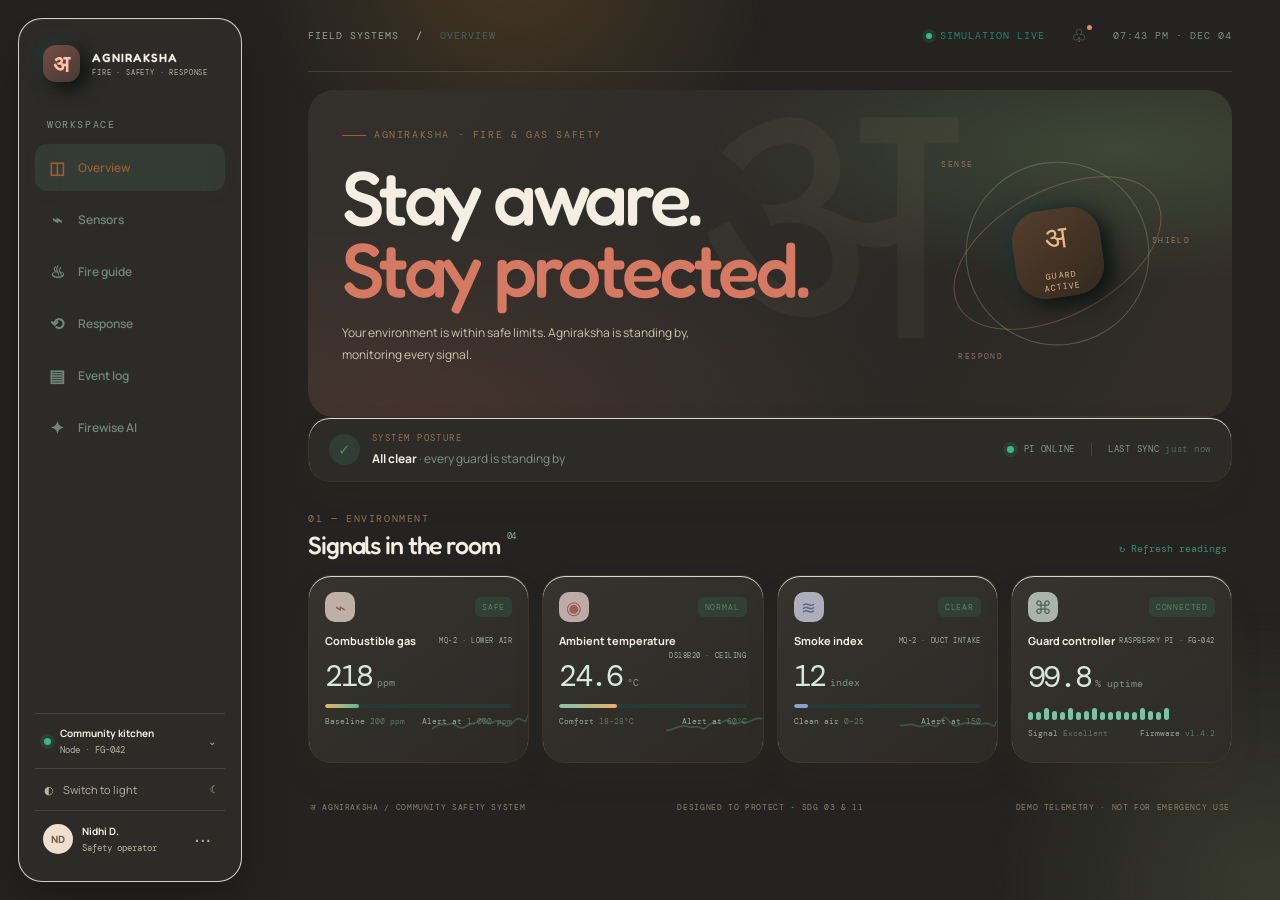
<file: index.html>
<!doctype html>
<html lang="en">
<head>
  <meta charset="utf-8"><meta name="viewport" content="width=device-width,initial-scale=1">
  <meta name="theme-color" content="#f4f0e7"><meta name="description" content="Agniraksha fire and gas safety monitoring with practical emergency guidance."><title>Agniraksha — Fireguard</title>
  <link rel="preconnect" href="https://fonts.googleapis.com"><link rel="preconnect" href="https://fonts.gstatic.com" crossorigin>
  <link href="https://fonts.googleapis.com/css2?family=DM+Mono:wght@400;500&family=Manrope:wght@400;500;600;700;800&family=Fredoka:wght@400;500;600;700&family=Bodoni+Moda:opsz,wght@6..96,500;6..96,600;6..96,700&family=Cormorant+Garamond:ital,wght@0,500;0,600;1,500;1,600&display=swap" rel="stylesheet">
  <link rel="stylesheet" href="style.css">
</head>
<body>
  <div class="ambient ambient-a"></div><div class="ambient ambient-b"></div>
  <aside class="rail glass">
    <a class="brand" href="#top" aria-label="Agniraksha home"><span class="brand-mark">अ</span><span>AGNIRAKSHA<span class="brand-sub">FIRE · SAFETY · RESPONSE</span></span></a>
    <div class="rail-label">WORKSPACE</div>
    <nav class="nav">
      <a class="nav-item" data-page-link="dashboard" href="index.html"><span>◫</span>Overview</a><a class="nav-item" data-page-link="monitor" href="monitor.html"><span>⌁</span>Sensors</a><a class="nav-item" data-page-link="response" href="response.html"><span>♨</span>Fire guide</a><a class="nav-item" data-page-link="response" href="response.html#response"><span>⟲</span>Response</a><a class="nav-item" data-page-link="log" href="activity.html"><span>▤</span>Event log</a><a class="nav-item" data-page-link="assistant" href="assistant.html"><span>✦</span>Firewise AI</a>
    </nav>
    <div class="rail-bottom"><div class="site-chip"><span class="pulse-dot"></span><div><b>Community kitchen</b><small>Node · FG-042</small></div><span class="chevron">⌄</span></div><button id="themeToggle" class="theme-toggle"><span>◐</span><span>Switch to dark</span><kbd>☼</kbd></button><div class="avatar-row"><div class="avatar">ND</div><div><b>Nidhi D.</b><small>Safety operator</small></div><button class="dots">···</button></div></div>
  </aside>
  <main id="top">
    <header class="topbar"><div class="crumb">FIELD SYSTEMS <span>/</span> <b>OVERVIEW</b></div><div class="top-actions"><span class="live-label"><i class="pulse-dot"></i> SIMULATION LIVE</span><button class="icon-button" aria-label="Notifications">♧<i class="notify-dot"></i></button><div class="date mono" id="clock"></div></div></header>
    <section id="overview" class="hero"><div><div class="eyebrow"><span class="line"></span>AGNIRAKSHA · FIRE & GAS SAFETY</div><h1>Stay aware.<br><em>Stay protected.</em></h1><p>Your environment is within safe limits. Agniraksha is standing by, monitoring every signal.</p></div><div class="hero-orbit"><div class="orbit o1"></div><div class="orbit o2"></div><div class="orbit-core"><span>अ</span><small>GUARD<br>ACTIVE</small></div><span class="orb-label orb-a">SENSE</span><span class="orb-label orb-b">SHIELD</span><span class="orb-label orb-c">RESPOND</span></div></section>
    <section class="status-strip glass"><div class="status-main"><span class="status-check">✓</span><div><div class="eyebrow">SYSTEM POSTURE</div><b>All clear <span class="subtle">· every guard is standing by</span></b></div></div><div class="status-meta"><span class="pulse-dot"></span><span>PI ONLINE</span><i></i><span>LAST SYNC <b id="lastSync">just now</b></span></div></section>
    <section id="sensors" class="section"><div class="section-head"><div><div class="eyebrow">01 — ENVIRONMENT</div><h2>Signals in the room<span class="sup">04</span></h2></div><button class="text-button" id="refreshBtn">↻ <span>Refresh readings</span></button></div>
      <div class="sensor-grid">
        <article class="sensor-card glass"><div class="card-top"><span class="sensor-icon gas-icon">⌁</span><span class="tag safe">SAFE</span></div><div class="sensor-name">Combustible gas <span>MQ-2 · LOWER AIR</span></div><div class="reading"><span id="gasValue">218</span><small>ppm</small></div><div class="meter"><i style="width:18%"></i></div><div class="card-foot"><span>Baseline <b>200 ppm</b></span><span>Alert at <b>1,000 ppm</b></span></div><svg class="spark" viewBox="0 0 170 38" preserveAspectRatio="none"><path d="M0 26 C14 18 22 22 32 20 S47 29 60 23 74 22 83 16 94 24 105 19 120 18 130 22 146 9 158 15 164 12 170 10"/></svg></article>
        <article class="sensor-card glass"><div class="card-top"><span class="sensor-icon heat-icon">◉</span><span class="tag safe">NORMAL</span></div><div class="sensor-name">Ambient temperature <span>DS18B20 · CEILING</span></div><div class="reading"><span id="tempValue">24.6</span><small>°C</small></div><div class="meter heat"><i style="width:31%"></i></div><div class="card-foot"><span>Comfort <b>18–28°C</b></span><span>Alert at <b>60°C</b></span></div><svg class="spark" viewBox="0 0 170 38" preserveAspectRatio="none"><path d="M0 28 C18 27 24 20 37 23 S52 21 62 25 72 17 87 19 103 12 112 18 127 16 139 18 152 11 170 14"/></svg></article>
        <article class="sensor-card glass"><div class="card-top"><span class="sensor-icon smoke-icon">≋</span><span class="tag safe">CLEAR</span></div><div class="sensor-name">Smoke index <span>MQ-2 · DUCT INTAKE</span></div><div class="reading"><span id="smokeValue">12</span><small>index</small></div><div class="meter smoke"><i style="width:8%"></i></div><div class="card-foot"><span>Clean air <b>0–25</b></span><span>Alert at <b>150</b></span></div><svg class="spark" viewBox="0 0 170 38" preserveAspectRatio="none"><path d="M0 22 C12 23 16 18 28 22 S45 19 57 22 66 21 75 14 88 26 102 22 117 18 130 20 147 17 160 21 165 20 170 17"/></svg></article>
        <article class="sensor-card glass"><div class="card-top"><span class="sensor-icon node-icon">⌘</span><span class="tag safe">CONNECTED</span></div><div class="sensor-name">Guard controller <span>RASPBERRY PI · FG-042</span></div><div class="reading controller"><span>99.8</span><small>% uptime</small></div><div class="node-bars"><i></i><i></i><i></i><i></i><i></i><i></i><i></i><i></i><i></i><i></i><i></i><i></i><i></i><i></i><i></i><i></i><i></i><i></i></div><div class="card-foot"><span>Signal <b>Excellent</b></span><span>Firmware <b>v1.4.2</b></span></div></article>
      </div>
    </section>
    <section class="lower-grid">
      <div id="response" class="section response-section"><div class="section-head"><div><div class="eyebrow">02 — INTERLOCKS</div><h2>Ready to respond<span class="sup">03</span></h2></div><span class="armed-pill"><i class="pulse-dot"></i> AUTO-ARMED</span></div><div class="actuator-list glass"><div class="actuator"><div class="act-icon buzzer">◖</div><div class="act-copy"><b>Local alarm</b><small>Audible warning · 12V buzzer</small></div><span class="act-state">STANDBY</span><label class="switch"><input type="checkbox" checked aria-label="Local alarm armed"><span></span></label></div><div class="actuator"><div class="act-icon fan">✣</div><div class="act-copy"><b>Exhaust fan</b><small>Gas & smoke extraction</small></div><span class="act-state">STANDBY</span><label class="switch"><input type="checkbox" checked aria-label="Exhaust fan armed"><span></span></label></div><div class="actuator"><div class="act-icon valve">⟷</div><div class="act-copy"><b>Gas shutoff valve</b><small>12V solenoid · fail-safe close</small></div><span class="act-state">OPEN · READY</span><label class="switch"><input type="checkbox" checked aria-label="Gas valve armed"><span></span></label></div><div class="safety-note"><span>ⓘ</span>Automatic interlocks are armed. Physical hardware integration required for real response.</div></div></div>
      <div id="history" class="section history-section"><div class="section-head"><div><div class="eyebrow">03 — TIMELINE</div><h2>Recent activity</h2></div><button class="text-button" id="viewLog">Full log ↗</button></div><div class="timeline glass"><div class="event"><span class="event-mark green">✓</span><div><b>System self-check passed</b><small>All sensors responding · Controller online</small></div><time>NOW</time></div><div class="event"><span class="event-mark blue">↻</span><div><b>Guard armed for the day</b><small>Three protective interlocks confirmed</small></div><time>08:00</time></div><div class="event"><span class="event-mark gold">⌁</span><div><b>Baseline readings calibrated</b><small>Gas 204 ppm · Temperature 24.1°C</small></div><time>07:58</time></div><div class="event"><span class="event-mark lilac">⌘</span><div><b>Controller reconnected</b><small>Raspberry Pi · Signal excellent</small></div><time>07:42</time></div><div class="timeline-foot"><span class="pulse-dot"></span> All events are stored locally in this demo</div></div></div>
    </section>
    <section id="fire-guide" class="fire-guide section"><div class="guide-heading"><div><div class="eyebrow">04 — IN AN EMERGENCY</div><h2>When every second matters.</h2><p>Get out, stay out, call for help. Choose the closest incident scale for a focused checklist.</p></div><div class="guide-emblem">♨<small>SAFETY<br>FIRST</small></div></div>
      <div class="guide-panel glass"><div class="guide-controls"><div class="guide-tabs" role="tablist" aria-label="Fire guidance"><button class="guide-tab active" role="tab" aria-selected="true" data-guide-tab="actions">During a fire</button><button class="guide-tab" role="tab" aria-selected="false" data-guide-tab="troubleshoot">Troubleshooting</button></div><label class="scale-picker">INCIDENT SCALE<select id="incidentScale" aria-label="Select incident scale"><option value="home">Home / small room</option><option value="multi">Multi-room / apartment</option><option value="workplace">Workplace / commercial</option><option value="industrial">Industrial / large site</option></select></label></div><div class="scale-summary" id="scaleSummary"></div><div class="guide-content" id="guideContent" aria-live="polite"></div><div class="guide-callout"><span>!</span><p><b>Do not delay evacuation to troubleshoot.</b> If there is smoke, heat, a spreading fire, or any doubt, leave immediately and call your local emergency number from a safe location. Follow instructions from emergency responders.</p></div></div>
    </section>
    <section class="bottom-grid"><div class="feature-panel glass"><div><div class="eyebrow">BUILT FOR THE MOMENT BEFORE</div><h2>From first signal<br>to safer seconds.</h2><p>Sense the unseen. Respond without hesitation. Give people time to get clear.</p></div><div class="flow"><div><span>01</span><b>DETECT</b><small>Gas · heat · smoke</small></div><i>→</i><div><span>02</span><b>DECIDE</b><small>Threshold logic</small></div><i>→</i><div><span>03</span><b>PROTECT</b><small>Alarm · fan · valve</small></div></div></div><div id="assistant" class="assistant-card glass"><div class="assistant-head"><div class="ai-spark">✦</div><div><div class="eyebrow">AGNIRAKSHA INTELLIGENCE</div><h2>Firewise assistant</h2></div><span class="tag ai-tag">AI READY</span></div><p>Ask about LPG safety, fire response, sensor readings, or what to do next.</p><div class="chat-suggestions"><button>What should I do if I smell LPG?</button><button>How does the shutoff valve work?</button></div><div class="chat-row"><input id="chatInput" type="text" placeholder="Ask a fire safety question…" aria-label="Fire safety question"><button id="sendChat" aria-label="Send message">↑</button></div><div class="chat-foot"><span>⚡ Powered by Groq when configured</span><button id="configGroq">Configure</button></div><div id="chatResponse" class="chat-response" aria-live="polite"></div></div></section>
  <footer><span>अ AGNIRAKSHA / COMMUNITY SAFETY SYSTEM</span><span>DESIGNED TO PROTECT <b>·</b> SDG 03 & 11</span><span>DEMO TELEMETRY · NOT FOR EMERGENCY USE</span></footer>
  </main>
  <div id="modal" class="modal hidden"><div class="modal-card glass"><button class="modal-close" id="closeModal">×</button><div class="eyebrow">CONNECT YOUR ASSISTANT</div><h2>Firewise is server-connected.</h2><p>Groq credentials are read from the local <code>.env.local</code> file and stay on the server. They are never sent to this page.</p><p class="modal-hint">Ask a fire-safety question to use the assistant. Dashboard readings and equipment switches remain demonstrations and do not control physical hardware.</p><button class="primary-button" id="doneModal">Got it</button></div></div>
  <script src="app.js"></script>
</body></html>
</file>
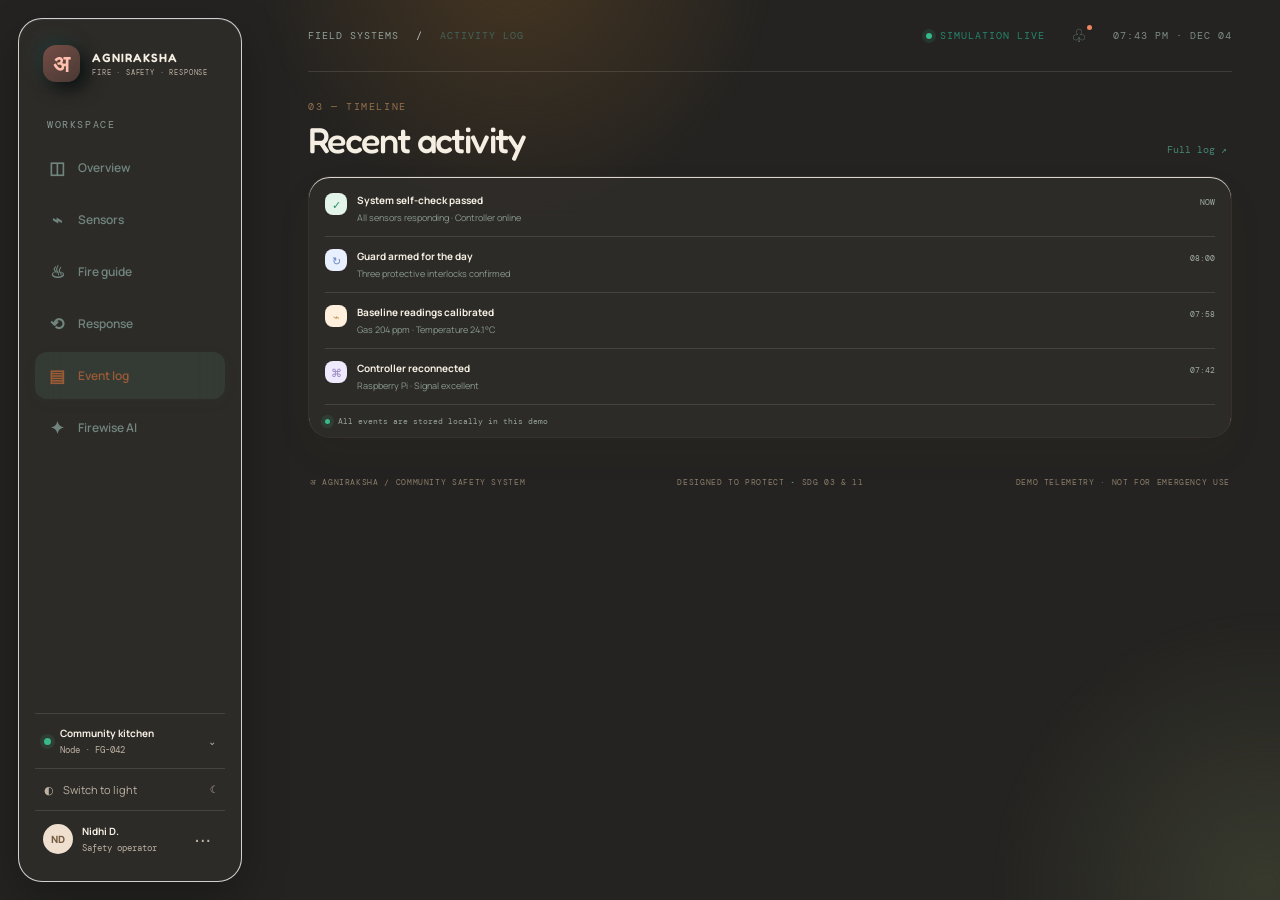
<file: activity.html>
<!doctype html>
<html lang="en">
<head>
  <meta charset="utf-8"><meta name="viewport" content="width=device-width,initial-scale=1">
  <meta name="theme-color" content="#f4f0e7"><meta name="description" content="Agniraksha fire and gas safety monitoring with practical emergency guidance."><title>Agniraksha — Fireguard</title>
  <link rel="preconnect" href="https://fonts.googleapis.com"><link rel="preconnect" href="https://fonts.gstatic.com" crossorigin>
  <link href="https://fonts.googleapis.com/css2?family=DM+Mono:wght@400;500&family=Manrope:wght@400;500;600;700;800&family=Fredoka:wght@400;500;600;700&family=Bodoni+Moda:opsz,wght@6..96,500;6..96,600;6..96,700&family=Cormorant+Garamond:ital,wght@0,500;0,600;1,500;1,600&display=swap" rel="stylesheet">
  <link rel="stylesheet" href="style.css">
</head>
<body>
  <div class="ambient ambient-a"></div><div class="ambient ambient-b"></div>
  <aside class="rail glass">
    <a class="brand" href="#top" aria-label="Agniraksha home"><span class="brand-mark">अ</span><span>AGNIRAKSHA<span class="brand-sub">FIRE · SAFETY · RESPONSE</span></span></a>
    <div class="rail-label">WORKSPACE</div>
    <nav class="nav">
      <a class="nav-item" data-page-link="dashboard" href="index.html"><span>◫</span>Overview</a><a class="nav-item" data-page-link="monitor" href="monitor.html"><span>⌁</span>Sensors</a><a class="nav-item" data-page-link="response" href="response.html"><span>♨</span>Fire guide</a><a class="nav-item" data-page-link="response" href="response.html#response"><span>⟲</span>Response</a><a class="nav-item" data-page-link="log" href="activity.html"><span>▤</span>Event log</a><a class="nav-item" data-page-link="assistant" href="assistant.html"><span>✦</span>Firewise AI</a>
    </nav>
    <div class="rail-bottom"><div class="site-chip"><span class="pulse-dot"></span><div><b>Community kitchen</b><small>Node · FG-042</small></div><span class="chevron">⌄</span></div><button id="themeToggle" class="theme-toggle"><span>◐</span><span>Switch to dark</span><kbd>☼</kbd></button><div class="avatar-row"><div class="avatar">ND</div><div><b>Nidhi D.</b><small>Safety operator</small></div><button class="dots">···</button></div></div>
  </aside>
  <main id="top">
    <header class="topbar"><div class="crumb">FIELD SYSTEMS <span>/</span> <b>OVERVIEW</b></div><div class="top-actions"><span class="live-label"><i class="pulse-dot"></i> SIMULATION LIVE</span><button class="icon-button" aria-label="Notifications">♧<i class="notify-dot"></i></button><div class="date mono" id="clock"></div></div></header>
    <section id="overview" class="hero"><div><div class="eyebrow"><span class="line"></span>AGNIRAKSHA · FIRE & GAS SAFETY</div><h1>Stay aware.<br><em>Stay protected.</em></h1><p>Your environment is within safe limits. Agniraksha is standing by, monitoring every signal.</p></div><div class="hero-orbit"><div class="orbit o1"></div><div class="orbit o2"></div><div class="orbit-core"><span>अ</span><small>GUARD<br>ACTIVE</small></div><span class="orb-label orb-a">SENSE</span><span class="orb-label orb-b">SHIELD</span><span class="orb-label orb-c">RESPOND</span></div></section>
    <section class="status-strip glass"><div class="status-main"><span class="status-check">✓</span><div><div class="eyebrow">SYSTEM POSTURE</div><b>All clear <span class="subtle">· every guard is standing by</span></b></div></div><div class="status-meta"><span class="pulse-dot"></span><span>PI ONLINE</span><i></i><span>LAST SYNC <b id="lastSync">just now</b></span></div></section>
    <section id="sensors" class="section"><div class="section-head"><div><div class="eyebrow">01 — ENVIRONMENT</div><h2>Signals in the room<span class="sup">04</span></h2></div><button class="text-button" id="refreshBtn">↻ <span>Refresh readings</span></button></div>
      <div class="sensor-grid">
        <article class="sensor-card glass"><div class="card-top"><span class="sensor-icon gas-icon">⌁</span><span class="tag safe">SAFE</span></div><div class="sensor-name">Combustible gas <span>MQ-2 · LOWER AIR</span></div><div class="reading"><span id="gasValue">218</span><small>ppm</small></div><div class="meter"><i style="width:18%"></i></div><div class="card-foot"><span>Baseline <b>200 ppm</b></span><span>Alert at <b>1,000 ppm</b></span></div><svg class="spark" viewBox="0 0 170 38" preserveAspectRatio="none"><path d="M0 26 C14 18 22 22 32 20 S47 29 60 23 74 22 83 16 94 24 105 19 120 18 130 22 146 9 158 15 164 12 170 10"/></svg></article>
        <article class="sensor-card glass"><div class="card-top"><span class="sensor-icon heat-icon">◉</span><span class="tag safe">NORMAL</span></div><div class="sensor-name">Ambient temperature <span>DS18B20 · CEILING</span></div><div class="reading"><span id="tempValue">24.6</span><small>°C</small></div><div class="meter heat"><i style="width:31%"></i></div><div class="card-foot"><span>Comfort <b>18–28°C</b></span><span>Alert at <b>60°C</b></span></div><svg class="spark" viewBox="0 0 170 38" preserveAspectRatio="none"><path d="M0 28 C18 27 24 20 37 23 S52 21 62 25 72 17 87 19 103 12 112 18 127 16 139 18 152 11 170 14"/></svg></article>
        <article class="sensor-card glass"><div class="card-top"><span class="sensor-icon smoke-icon">≋</span><span class="tag safe">CLEAR</span></div><div class="sensor-name">Smoke index <span>MQ-2 · DUCT INTAKE</span></div><div class="reading"><span id="smokeValue">12</span><small>index</small></div><div class="meter smoke"><i style="width:8%"></i></div><div class="card-foot"><span>Clean air <b>0–25</b></span><span>Alert at <b>150</b></span></div><svg class="spark" viewBox="0 0 170 38" preserveAspectRatio="none"><path d="M0 22 C12 23 16 18 28 22 S45 19 57 22 66 21 75 14 88 26 102 22 117 18 130 20 147 17 160 21 165 20 170 17"/></svg></article>
        <article class="sensor-card glass"><div class="card-top"><span class="sensor-icon node-icon">⌘</span><span class="tag safe">CONNECTED</span></div><div class="sensor-name">Guard controller <span>RASPBERRY PI · FG-042</span></div><div class="reading controller"><span>99.8</span><small>% uptime</small></div><div class="node-bars"><i></i><i></i><i></i><i></i><i></i><i></i><i></i><i></i><i></i><i></i><i></i><i></i><i></i><i></i><i></i><i></i><i></i><i></i></div><div class="card-foot"><span>Signal <b>Excellent</b></span><span>Firmware <b>v1.4.2</b></span></div></article>
      </div>
    </section>
    <section class="lower-grid">
      <div id="response" class="section response-section"><div class="section-head"><div><div class="eyebrow">02 — INTERLOCKS</div><h2>Ready to respond<span class="sup">03</span></h2></div><span class="armed-pill"><i class="pulse-dot"></i> AUTO-ARMED</span></div><div class="actuator-list glass"><div class="actuator"><div class="act-icon buzzer">◖</div><div class="act-copy"><b>Local alarm</b><small>Audible warning · 12V buzzer</small></div><span class="act-state">STANDBY</span><label class="switch"><input type="checkbox" checked aria-label="Local alarm armed"><span></span></label></div><div class="actuator"><div class="act-icon fan">✣</div><div class="act-copy"><b>Exhaust fan</b><small>Gas & smoke extraction</small></div><span class="act-state">STANDBY</span><label class="switch"><input type="checkbox" checked aria-label="Exhaust fan armed"><span></span></label></div><div class="actuator"><div class="act-icon valve">⟷</div><div class="act-copy"><b>Gas shutoff valve</b><small>12V solenoid · fail-safe close</small></div><span class="act-state">OPEN · READY</span><label class="switch"><input type="checkbox" checked aria-label="Gas valve armed"><span></span></label></div><div class="safety-note"><span>ⓘ</span>Automatic interlocks are armed. Physical hardware integration required for real response.</div></div></div>
      <div id="history" class="section history-section"><div class="section-head"><div><div class="eyebrow">03 — TIMELINE</div><h2>Recent activity</h2></div><button class="text-button" id="viewLog">Full log ↗</button></div><div class="timeline glass"><div class="event"><span class="event-mark green">✓</span><div><b>System self-check passed</b><small>All sensors responding · Controller online</small></div><time>NOW</time></div><div class="event"><span class="event-mark blue">↻</span><div><b>Guard armed for the day</b><small>Three protective interlocks confirmed</small></div><time>08:00</time></div><div class="event"><span class="event-mark gold">⌁</span><div><b>Baseline readings calibrated</b><small>Gas 204 ppm · Temperature 24.1°C</small></div><time>07:58</time></div><div class="event"><span class="event-mark lilac">⌘</span><div><b>Controller reconnected</b><small>Raspberry Pi · Signal excellent</small></div><time>07:42</time></div><div class="timeline-foot"><span class="pulse-dot"></span> All events are stored locally in this demo</div></div></div>
    </section>
    <section id="fire-guide" class="fire-guide section"><div class="guide-heading"><div><div class="eyebrow">04 — IN AN EMERGENCY</div><h2>When every second matters.</h2><p>Get out, stay out, call for help. Choose the closest incident scale for a focused checklist.</p></div><div class="guide-emblem">♨<small>SAFETY<br>FIRST</small></div></div>
      <div class="guide-panel glass"><div class="guide-controls"><div class="guide-tabs" role="tablist" aria-label="Fire guidance"><button class="guide-tab active" role="tab" aria-selected="true" data-guide-tab="actions">During a fire</button><button class="guide-tab" role="tab" aria-selected="false" data-guide-tab="troubleshoot">Troubleshooting</button></div><label class="scale-picker">INCIDENT SCALE<select id="incidentScale" aria-label="Select incident scale"><option value="home">Home / small room</option><option value="multi">Multi-room / apartment</option><option value="workplace">Workplace / commercial</option><option value="industrial">Industrial / large site</option></select></label></div><div class="scale-summary" id="scaleSummary"></div><div class="guide-content" id="guideContent" aria-live="polite"></div><div class="guide-callout"><span>!</span><p><b>Do not delay evacuation to troubleshoot.</b> If there is smoke, heat, a spreading fire, or any doubt, leave immediately and call your local emergency number from a safe location. Follow instructions from emergency responders.</p></div></div>
    </section>
    <section class="bottom-grid"><div class="feature-panel glass"><div><div class="eyebrow">BUILT FOR THE MOMENT BEFORE</div><h2>From first signal<br>to safer seconds.</h2><p>Sense the unseen. Respond without hesitation. Give people time to get clear.</p></div><div class="flow"><div><span>01</span><b>DETECT</b><small>Gas · heat · smoke</small></div><i>→</i><div><span>02</span><b>DECIDE</b><small>Threshold logic</small></div><i>→</i><div><span>03</span><b>PROTECT</b><small>Alarm · fan · valve</small></div></div></div><div id="assistant" class="assistant-card glass"><div class="assistant-head"><div class="ai-spark">✦</div><div><div class="eyebrow">AGNIRAKSHA INTELLIGENCE</div><h2>Firewise assistant</h2></div><span class="tag ai-tag">AI READY</span></div><p>Ask about LPG safety, fire response, sensor readings, or what to do next.</p><div class="chat-suggestions"><button>What should I do if I smell LPG?</button><button>How does the shutoff valve work?</button></div><div class="chat-row"><input id="chatInput" type="text" placeholder="Ask a fire safety question…" aria-label="Fire safety question"><button id="sendChat" aria-label="Send message">↑</button></div><div class="chat-foot"><span>⚡ Powered by Groq when configured</span><button id="configGroq">Configure</button></div><div id="chatResponse" class="chat-response" aria-live="polite"></div></div></section>
  <footer><span>अ AGNIRAKSHA / COMMUNITY SAFETY SYSTEM</span><span>DESIGNED TO PROTECT <b>·</b> SDG 03 & 11</span><span>DEMO TELEMETRY · NOT FOR EMERGENCY USE</span></footer>
  </main>
  <div id="modal" class="modal hidden"><div class="modal-card glass"><button class="modal-close" id="closeModal">×</button><div class="eyebrow">CONNECT YOUR ASSISTANT</div><h2>Bring Firewise online.</h2><p>Set <code>GROQ_API_KEY</code> on the local server. The key stays server-side and is never saved in this page.</p><pre>GROQ_API_KEY=your_key_here
GROQ_MODEL=llama-3.3-70b-versatile</pre><p class="modal-hint">Restart the server after setting the key, then ask a question. Without a key, the assistant answers with built-in safety guidance.</p><button class="primary-button" id="doneModal">Got it</button></div></div>
  <script src="app.js"></script>
</body></html>
</file>
<file: style.css>
@import url('https://fonts.googleapis.com/css2?family=Instrument+Serif:ital@0;1&display=swap');
:root{--bg:#edf4f2;--ink:#18332f;--muted:#738781;--line:rgba(32,77,68,.12);--glass:rgba(255,255,255,.66);--glass2:rgba(255,255,255,.42);--green:#147e68;--mint:#d9f0e8;--amber:#eea45a;--shadow:0 18px 55px rgba(41,84,74,.08),inset 0 1px 0 rgba(255,255,255,.8);--mono:'DM Mono',monospace;--sans:'Manrope',sans-serif}*{box-sizing:border-box}body{margin:0;background:var(--bg);color:var(--ink);font:14px var(--sans);min-height:100vh;overflow-x:hidden;transition:background .3s,color .3s}.ambient{position:fixed;border-radius:50%;filter:blur(1px);pointer-events:none;z-index:-1}.ambient-a{width:520px;height:520px;top:-300px;left:20%;background:radial-gradient(circle,#ccebe0 0,transparent 70%)}.ambient-b{width:550px;height:550px;right:-260px;bottom:-260px;background:radial-gradient(circle,#e5ddff 0,transparent 70%)}.glass{background:var(--glass);border:1px solid rgba(255,255,255,.78);box-shadow:var(--shadow);backdrop-filter:blur(22px);-webkit-backdrop-filter:blur(22px)}.rail{position:fixed;inset:18px auto 18px 18px;width:224px;border-radius:24px;padding:24px 16px;display:flex;flex-direction:column;z-index:3}.brand{display:flex;gap:11px;align-items:center;color:var(--ink);text-decoration:none;font-weight:800;letter-spacing:.13em;font-size:14px;padding:2px 8px 36px}.brand-mark{display:grid;place-items:center;width:37px;height:37px;border-radius:13px;background:#d5efe5;color:#13735f;font-size:21px;box-shadow:5px 5px 12px #cddbd7,-5px -5px 12px white}.brand-sub{display:block;font:9px var(--mono);letter-spacing:.08em;color:var(--muted);margin-top:3px}.rail-label,.eyebrow{font:10px var(--mono);letter-spacing:.16em;color:#879993}.rail-label{padding:0 12px 13px}.nav{display:grid;gap:5px}.nav-item{color:#71857f;text-decoration:none;padding:12px 13px;border-radius:12px;display:flex;align-items:center;gap:12px;font-size:12px;font-weight:600;transition:.2s}.nav-item span{width:18px;text-align:center;font-size:17px}.nav-item:hover,.nav-item.active{background:rgba(255,255,255,.73);color:#167760;box-shadow:0 4px 14px rgba(30,88,72,.06)}.rail-bottom{margin-top:auto}.site-chip{display:flex;align-items:center;gap:9px;padding:12px 9px;border-block:1px solid var(--line);font-size:10px}.site-chip b,.avatar-row b{display:block;font-size:10px}.site-chip small,.avatar-row small{display:block;color:var(--muted);font:9px var(--mono);margin-top:4px}.chevron{margin-left:auto;color:var(--muted)}.pulse-dot{width:7px;height:7px;border-radius:50%;display:inline-block;background:#39b888;box-shadow:0 0 0 4px rgba(57,184,136,.12);animation:pulse 2s infinite}@keyframes pulse{50%{box-shadow:0 0 0 7px rgba(57,184,136,0)}}.theme-toggle{display:flex;align-items:center;gap:9px;width:100%;border:0;background:transparent;color:var(--muted);padding:13px 9px;font:11px var(--sans);cursor:pointer}.theme-toggle kbd{margin-left:auto;font:10px var(--mono)}.avatar-row{display:flex;align-items:center;gap:9px;padding:13px 8px 3px;border-top:1px solid var(--line)}.avatar{width:30px;height:30px;background:#eedfcf;color:#765d42;border-radius:50%;display:grid;place-items:center;font-size:10px;font-weight:800}.dots{margin-left:auto;border:0;background:none;color:var(--muted);font-size:20px}main{margin-left:260px;padding:0 48px 28px;max-width:1630px}.topbar{height:72px;display:flex;justify-content:space-between;align-items:center;border-bottom:1px solid var(--line);font:10px var(--mono);letter-spacing:.1em;color:#91a099}.crumb span{margin:0 10px;color:#bac7c2}.crumb b{font-weight:400;color:#45625a}.top-actions{display:flex;align-items:center;gap:20px}.live-label{color:#26856e;display:flex;align-items:center;gap:8px}.live-label .pulse-dot{width:6px;height:6px}.icon-button{position:relative;border:0;background:transparent;color:#637770;font-size:18px}.notify-dot{position:absolute;right:1px;top:1px;width:5px;height:5px;background:#ec875e;border-radius:50%}.date{color:#7d8c86}.hero{min-height:244px;padding:33px 8px 27px;display:flex;align-items:center;justify-content:space-between;overflow:hidden}.hero h1{margin:14px 0 11px;font-size:clamp(38px,4vw,56px);line-height:.99;letter-spacing:-.065em;font-weight:600}.hero h1 em{font-family:'Instrument Serif',serif;color:#26856e;font-weight:400;letter-spacing:-.03em}.hero p{max-width:420px;color:#71847d;font-size:12px;line-height:1.8}.line{display:inline-block;width:24px;height:1px;background:#48a78c;vertical-align:middle;margin-right:8px}.hero-orbit{width:245px;height:220px;position:relative;margin-right:55px;display:grid;place-items:center}.orbit{position:absolute;border:1px solid rgba(47,139,112,.16);border-radius:50%;transform:rotate(-28deg)}.o1{width:215px;height:120px}.o2{width:175px;height:175px;border-color:rgba(115,121,190,.17);transform:rotate(38deg)}.orbit-core{width:84px;height:84px;border-radius:28px;background:linear-gradient(145deg,#eefaf4,#cdebe0);box-shadow:9px 9px 22px #c8d9d2,-8px -8px 24px #fff;display:grid;place-items:center;text-align:center;color:#24836e;transform:rotate(-8deg)}.orbit-core span{font-size:23px}.orbit-core small{font:8px var(--mono);letter-spacing:.1em;line-height:1.4}.orb-label{position:absolute;font:8px var(--mono);letter-spacing:.14em;color:#829892}.orb-a{top:20px;left:12px}.orb-b{right:-4px;top:92px}.orb-c{bottom:7px;left:28px}.status-strip{border-radius:16px;padding:14px 20px;display:flex;justify-content:space-between;align-items:center}.status-main{display:flex;align-items:center;gap:12px}.status-check{width:31px;height:31px;display:grid;place-items:center;background:#d9f1e5;border-radius:50%;color:#218669;font-size:15px}.status-main .eyebrow{font-size:9px;margin-bottom:4px}.status-main b{font-size:12px}.subtle{font-weight:400;color:#80918b}.status-meta{display:flex;align-items:center;gap:10px;font:9px var(--mono);letter-spacing:.08em;color:#84958e}.status-meta i{height:13px;border-left:1px solid var(--line);margin:0 6px}.status-meta b{color:#4c6e61;font-weight:400}.section{min-width:0}.section-head{display:flex;align-items:end;justify-content:space-between;margin:30px 0 15px}.section-head h2,.assistant-head h2{font-size:19px;letter-spacing:-.045em;margin:5px 0 0;font-weight:700}.sup{font:9px var(--mono);color:#8ca19a;vertical-align:top;margin-left:7px}.text-button{border:0;background:none;color:#438775;font:10px var(--mono);cursor:pointer;padding:5px}.text-button:hover{color:#155e4f}.sensor-grid{display:grid;grid-template-columns:repeat(4,minmax(0,1fr));gap:13px}.sensor-card{position:relative;overflow:hidden;min-height:188px;border-radius:17px;padding:16px 16px 14px}.card-top{display:flex;align-items:center;justify-content:space-between}.sensor-icon{width:30px;height:30px;border-radius:10px;display:grid;place-items:center;font-size:18px}.gas-icon{color:#c78541;background:#fff0dd}.heat-icon{color:#dd8262;background:#ffe9e2}.smoke-icon{color:#7a8ec0;background:#e9edff}.node-icon{color:#419781;background:#e0f3ec}.tag{font:8px var(--mono);letter-spacing:.1em;padding:5px 7px;border-radius:6px}.tag.safe{color:#31846f;background:#e2f3eb}.sensor-name{margin-top:11px;font-size:11px;font-weight:700}.sensor-name span{float:right;color:#a0aea8;font:7px var(--mono);letter-spacing:.08em;padding-top:3px}.reading{display:flex;align-items:baseline;gap:5px;margin:8px 0 9px;font:30px var(--mono);letter-spacing:-.08em;color:#28483e}.reading small{font:10px var(--mono);letter-spacing:0;color:#82928c}.reading.controller{margin:9px 0 12px}.meter{height:4px;background:#e7eee9;border-radius:8px;overflow:hidden}.meter i{display:block;height:100%;background:linear-gradient(90deg,#e6b46d,#5eb994);border-radius:8px}.meter.heat i{background:linear-gradient(90deg,#81c5a5,#e9ae69)}.meter.smoke i{background:#87a4d1}.card-foot{display:flex;justify-content:space-between;margin-top:8px;color:#98a69f;font:8px var(--mono)}.card-foot b{color:#60756d;font-weight:400}.spark{position:absolute;right:0;bottom:23px;width:44%;height:32px;opacity:.35}.spark path{fill:none;stroke:#56a888;stroke-width:2}.node-bars{height:12px;display:flex;gap:3px;margin:4px 0 8px;align-items:end}.node-bars i{width:5px;border-radius:3px;background:#78c5a6;height:60%}.node-bars i:nth-child(3n){height:95%}.node-bars i:nth-child(4n){height:75%}.lower-grid{display:grid;grid-template-columns:1.07fr .93fr;gap:27px}.lower-grid .section-head{margin-top:28px}.armed-pill{font:8px var(--mono);letter-spacing:.1em;color:#378a72;background:#e1f2e9;border-radius:20px;padding:7px 10px;display:flex;align-items:center;gap:8px}.armed-pill .pulse-dot{width:5px;height:5px}.actuator-list,.timeline{border-radius:16px;padding:3px 16px}.actuator{display:flex;align-items:center;gap:11px;padding:12px 0;border-bottom:1px solid var(--line)}.act-icon{width:32px;height:32px;display:grid;place-items:center;border-radius:11px;background:#edf1f0;font-size:15px;color:#64857a}.act-icon.buzzer{background:#fff0e1;color:#ca9252}.act-icon.fan{background:#e6f5ee;color:#509a7e}.act-icon.valve{background:#edf0ff;color:#7c86ba}.act-copy{flex:1}.act-copy b{display:block;font-size:10px}.act-copy small{display:block;margin-top:4px;color:#8d9b95;font-size:9px}.act-state{font:8px var(--mono);color:#86a097;letter-spacing:.04em;margin-right:6px}.switch{position:relative;display:inline-block;width:31px;height:17px}.switch input{opacity:0;width:0;height:0}.switch span{position:absolute;inset:0;border-radius:20px;background:#c9d6d0;cursor:pointer;transition:.2s}.switch span:before{content:'';position:absolute;width:11px;height:11px;left:3px;top:3px;border-radius:50%;background:white;box-shadow:0 1px 4px #789;transition:.2s}.switch input:checked+span{background:#64b497}.switch input:checked+span:before{transform:translateX(14px)}.safety-note{padding:11px 1px 9px;color:#8a9992;font-size:9px;line-height:1.5}.safety-note span{color:#b98d4d;margin-right:5px}.timeline{padding:4px 16px 0}.event{display:flex;align-items:flex-start;gap:10px;padding:12px 0;border-bottom:1px solid var(--line)}.event-mark{width:22px;height:22px;flex:none;border-radius:8px;display:grid;place-items:center;font-size:11px}.green{background:#e3f4ea;color:#278c6d}.blue{background:#e8efff;color:#6688c1}.gold{background:#fff0de;color:#c8944f}.lilac{background:#f0eafe;color:#927fc0}.event div:nth-child(2){flex:1}.event b{font-size:10px;display:block}.event small{font-size:9px;color:#8a9a93;display:block;margin-top:4px}.event time{font:8px var(--mono);color:#a0ada7;padding-top:4px}.timeline-foot{padding:11px 0;display:flex;gap:8px;align-items:center;color:#96a39d;font:8px var(--mono)}.timeline-foot .pulse-dot{width:5px;height:5px}.bottom-grid{display:grid;grid-template-columns:1.1fr .9fr;gap:14px;margin-top:34px}.feature-panel,.assistant-card{border-radius:18px;padding:20px;min-height:210px}.feature-panel{display:flex;flex-direction:column;justify-content:space-between;background:linear-gradient(125deg,rgba(231,246,238,.9),rgba(255,255,255,.54))}.feature-panel h2{font-size:24px;line-height:1.05;letter-spacing:-.05em;margin:10px 0}.feature-panel p,.assistant-card>p{font-size:10px;color:#81928b;line-height:1.7;margin:0}.flow{display:flex;align-items:center;justify-content:space-between;padding-top:14px}.flow div{display:grid;gap:4px}.flow div span{font:9px var(--mono);color:#60a38a}.flow div b{font:8px var(--mono);letter-spacing:.1em}.flow div small{font-size:8px;color:#91a098}.flow>i{font-style:normal;color:#a3bbb0}.assistant-card{background:linear-gradient(140deg,rgba(255,255,255,.75),rgba(240,235,255,.63))}.assistant-head{display:flex;align-items:center;gap:10px}.assistant-head h2{font-size:16px}.ai-spark{width:32px;height:32px;border-radius:11px;background:linear-gradient(135deg,#e3e8ff,#eee3ff);color:#8474bb;display:grid;place-items:center;font-size:17px}.ai-tag{margin-left:auto;color:#7f72ae;background:#eeeafd}.assistant-card>p{margin:11px 0}.chat-suggestions{display:flex;gap:6px;flex-wrap:wrap;margin-bottom:9px}.chat-suggestions button{border:1px solid rgba(93,113,151,.14);background:rgba(255,255,255,.54);border-radius:14px;padding:6px 8px;color:#7a8196;font:8px var(--sans);cursor:pointer}.chat-suggestions button:hover{border-color:#9d95c7;color:#6c62a1}.chat-row{display:flex;border:1px solid rgba(75,102,91,.15);background:rgba(255,255,255,.7);border-radius:11px;padding:4px 5px 4px 11px}.chat-row input{flex:1;border:0;outline:none;background:transparent;color:var(--ink);font:10px var(--sans);min-width:0}.chat-row input::placeholder{color:#a2aca8}.chat-row button{width:27px;height:27px;border:0;border-radius:8px;background:#277e69;color:white;font-size:17px;cursor:pointer}.chat-foot{display:flex;justify-content:space-between;color:#a1aaa7;font:8px var(--mono);margin-top:8px}.chat-foot button{border:0;background:none;color:#7283b3;font:8px var(--mono);cursor:pointer}.chat-response{display:none;margin-top:9px;padding:9px;border:1px solid var(--line);border-radius:9px;background:rgba(255,255,255,.55);font-size:10px;line-height:1.6;white-space:pre-wrap}.chat-response.show{display:block}footer{display:flex;justify-content:space-between;margin-top:25px;padding:14px 2px;color:#a0ada7;font:8px var(--mono);letter-spacing:.08em}footer b{color:#56a18a}.modal{position:fixed;inset:0;z-index:10;background:#20372f66;display:grid;place-items:center;padding:20px}.modal.hidden{display:none}.modal-card{width:min(430px,100%);border-radius:22px;padding:27px;position:relative}.modal-close{position:absolute;right:17px;top:13px;border:0;background:none;color:var(--muted);font-size:25px;cursor:pointer}.modal-card h2{font-size:26px;letter-spacing:-.06em;margin:9px 0}.modal-card p{font-size:12px;color:#71847d;line-height:1.7}.modal-card code,.modal-card pre{font:11px var(--mono);background:rgba(28,76,63,.06);padding:3px 5px;border-radius:5px}.modal-card pre{padding:12px;line-height:1.8;overflow:auto}.modal-card .modal-hint{font-size:10px}.primary-button{border:0;background:#247a65;color:white;padding:10px 17px;border-radius:10px;font:11px var(--sans);cursor:pointer;margin-top:7px}[data-theme="dark"]{--bg:#111a1b;--ink:#e1ece8;--muted:#91a39c;--line:rgba(191,224,211,.12);--glass:rgba(30,43,43,.73);--glass2:rgba(30,43,43,.55);--shadow:0 18px 55px rgba(0,0,0,.22),inset 0 1px 0 rgba(255,255,255,.06)}[data-theme="dark"] .ambient-a{background:radial-gradient(circle,#214b3e 0,transparent 70%)}[data-theme="dark"] .ambient-b{background:radial-gradient(circle,#352f51 0,transparent 70%)}[data-theme="dark"] .brand-mark,[data-theme="dark"] .orbit-core{background:linear-gradient(145deg,#29443a,#1b302b);box-shadow:7px 7px 18px #0b1212,-5px -5px 15px #253936}[data-theme="dark"] .nav-item:hover,[data-theme="dark"] .nav-item.active{background:rgba(96,148,127,.14)}[data-theme="dark"] .status-check,[data-theme="dark"] .tag.safe,[data-theme="dark"] .armed-pill{background:rgba(53,136,105,.2)}[data-theme="dark"] .sensor-icon,[data-theme="dark"] .act-icon{filter:brightness(.75) saturate(.9)}[data-theme="dark"] .meter{background:#293936}[data-theme="dark"] .reading{color:#d4e8df}[data-theme="dark"] .feature-panel{background:linear-gradient(125deg,rgba(34,75,60,.62),rgba(33,42,42,.68))}[data-theme="dark"] .assistant-card{background:linear-gradient(140deg,rgba(35,47,48,.8),rgba(53,45,67,.55))}[data-theme="dark"] .chat-row,[data-theme="dark"] .chat-suggestions button,[data-theme="dark"] .chat-response{background:rgba(22,34,34,.7);color:var(--ink)}[data-theme="dark"] .modal-card code,[data-theme="dark"] .modal-card pre{background:rgba(255,255,255,.08)}@media(max-width:1150px){main{padding:0 28px 24px;margin-left:244px}.rail{width:208px}.sensor-grid{grid-template-columns:repeat(2,1fr)}.lower-grid{gap:14px}.hero-orbit{margin-right:20px}}@media(max-width:780px){.rail{position:relative;inset:auto;width:auto;height:auto;margin:10px;border-radius:18px;padding:10px 12px;display:block}.brand{padding:1px 4px 8px}.rail-label,.rail-bottom{display:none}.nav{display:flex;overflow-x:auto}.nav-item{white-space:nowrap;padding:9px 11px}.nav-item span{font-size:14px}main{margin:0;padding:0 16px 24px}.topbar{height:52px}.top-actions{gap:10px}.date{display:none}.hero{min-height:210px}.hero-orbit{transform:scale(.75);margin-right:-25px}.hero p{max-width:320px}.status-strip{align-items:flex-start;gap:10px;flex-direction:column}.sensor-grid{gap:9px}.lower-grid,.bottom-grid{grid-template-columns:1fr;gap:0}.section-head{margin-top:24px}.bottom-grid{margin-top:18px}.feature-panel,.assistant-card{margin-top:12px}footer{gap:8px;flex-wrap:wrap}footer span:last-child{width:100%}}@media(max-width:480px){.hero{padding-top:25px}.hero-orbit{position:absolute;right:-55px;opacity:.55}.hero h1{font-size:40px;position:relative}.hero p{max-width:260px;position:relative}.sensor-grid{grid-template-columns:1fr 1fr}.sensor-card{padding:12px;min-height:180px}.sensor-name{font-size:10px}.sensor-name span{display:block;float:none;font-size:7px;padding-top:4px}.reading{font-size:27px}.card-foot{font-size:7px}.top-actions{gap:8px}.crumb{font-size:8px}.live-label{font-size:8px}.status-meta{flex-wrap:wrap}.flow div small{max-width:70px}}
/* Heritage workshop palette and the fire response guide */
:root{--bg:#f4f0e7;--ink:#302b25;--muted:#83796c;--line:rgba(76,58,39,.14);--glass:rgba(255,252,245,.76);--glass2:rgba(255,252,245,.5);--green:#285b49;--mint:#e5eadb;--amber:#bf7542;--shadow:0 18px 55px rgba(83,62,38,.09),inset 0 1px 0 rgba(255,255,255,.85)}
.hero h1,.section-head h2,.assistant-head h2,.feature-panel h2,.fire-guide h2,.guide-step h3,.modal-card h2{font-family:'Cormorant Garamond',serif;letter-spacing:-.025em}.hero h1{font-size:clamp(48px,5vw,68px);line-height:.9}.hero h1 em{color:#a65e35}.nav-item:hover,.nav-item.active{color:#9b5b35}.brand-mark{background:#eee0c9;color:#8c572f}.ambient-a{background:radial-gradient(circle,#e8d8bd 0,transparent 70%)}.ambient-b{background:radial-gradient(circle,#e4dfce 0,transparent 70%)}.fire-guide{margin-top:38px}.guide-heading{display:flex;align-items:center;justify-content:space-between;padding:6px 8px 18px}.guide-heading h2{font-size:34px;margin:7px 0 3px}.guide-heading p{font-size:11px;color:#81766a;line-height:1.7;margin:0;max-width:580px}.guide-emblem{width:65px;height:65px;border:1px solid #d9c7a9;border-radius:50%;display:grid;place-items:center;color:#ae683b;font-size:23px;text-align:center;line-height:1}.guide-emblem small{font:7px var(--mono);letter-spacing:.09em}.guide-panel{border-radius:20px;padding:18px 20px 17px}.guide-controls{display:flex;align-items:center;justify-content:space-between;gap:15px;border-bottom:1px solid var(--line);padding-bottom:15px}.guide-tabs{display:flex;gap:6px}.guide-tab{border:1px solid transparent;background:transparent;border-radius:9px;padding:10px 14px;color:#807568;font:600 11px var(--sans);cursor:pointer}.guide-tab.active{background:#eee2cf;color:#8d542f;border-color:#ead8bc}.scale-picker{display:grid;gap:5px;color:#8f806d;font:8px var(--mono);letter-spacing:.12em}.scale-picker select{min-width:210px;border:1px solid #e2d7c4;border-radius:8px;padding:9px 28px 9px 10px;background:#fffdf8;color:#40372d;font:10px var(--sans);outline-color:#bc8050}.scale-summary{display:flex;align-items:center;gap:11px;padding:15px 1px 10px;color:#857b6e;font-size:10px;line-height:1.6}.scale-badge{flex:none;border-radius:20px;background:#e9eee5;color:#486a52;padding:6px 9px;font:8px var(--mono);letter-spacing:.08em}.guide-content{display:grid;grid-template-columns:repeat(2,minmax(0,1fr));gap:9px}.guide-step{display:flex;align-items:flex-start;gap:12px;padding:14px;border:1px solid rgba(118,91,60,.12);border-radius:12px;background:rgba(255,255,255,.42);min-height:102px}.guide-number{font:10px var(--mono);color:#b9784b;padding-top:3px}.guide-step h3{font-size:19px;margin:0 0 3px;color:#433a30}.guide-step p{font-size:10px;color:#7b7268;line-height:1.65;margin:0}.guide-callout{display:flex;align-items:flex-start;gap:10px;padding:12px 13px;margin-top:12px;border-radius:10px;background:#f5eadc;color:#77543b}.guide-callout>span{display:grid;place-items:center;flex:none;width:18px;height:18px;border:1px solid #c18a5a;border-radius:50%;font:11px var(--mono);color:#a05e32}.guide-callout p{font-size:9px;line-height:1.6;margin:0}.guide-callout b{color:#754a2e}[data-theme="dark"]{--bg:#171817;--ink:#ede8dd;--muted:#aaa092;--line:rgba(238,224,199,.14);--glass:rgba(39,39,35,.82);--glass2:rgba(39,39,35,.6);--green:#80ad8f;--mint:#2e3a30;--amber:#d29465;--shadow:0 18px 55px rgba(0,0,0,.3),inset 0 1px 0 rgba(255,255,255,.05)}[data-theme="dark"] .ambient-a{background:radial-gradient(circle,#463622 0,transparent 70%)}[data-theme="dark"] .ambient-b{background:radial-gradient(circle,#383a2e 0,transparent 70%)}[data-theme="dark"] .guide-tab.active,[data-theme="dark"] .guide-callout{background:rgba(166,103,60,.2);color:#e2c6a7}[data-theme="dark"] .scale-picker select{background:#242521;color:var(--ink);border-color:#554b3d}[data-theme="dark"] .guide-step{background:rgba(255,255,255,.025)}[data-theme="dark"] .guide-step h3{color:#eee4d3}[data-theme="dark"] .guide-step p,[data-theme="dark"] .guide-heading p,[data-theme="dark"] .scale-summary{color:#b5ab9c}[data-theme="dark"] .scale-badge{background:#344234;color:#b5c8a9}
@media(max-width:780px){.guide-controls{align-items:stretch;flex-direction:column}.scale-picker select{width:100%}.guide-content{grid-template-columns:1fr}.guide-heading h2{font-size:29px}.guide-panel{padding:14px}.guide-tabs{width:100%}.guide-tab{flex:1;padding:10px 6px}.scale-summary{align-items:flex-start;flex-direction:column;gap:7px}}
/* Agniraksha identity: modern Indian heritage with a high contrast editorial face */
.hero h1,.section-head h2,.assistant-head h2,.feature-panel h2,.fire-guide h2,.guide-step h3,.modal-card h2{font-family:'Bodoni Moda','Cormorant Garamond',serif;font-weight:500;letter-spacing:-.045em}
.brand{font-size:12px;letter-spacing:.18em;gap:12px}.brand-mark{font-family:'Bodoni Moda',serif;font-size:23px;background:linear-gradient(145deg,#f4e5ca,#e1c49a);color:#743a24;box-shadow:4px 5px 14px #d9ceba,-4px -4px 12px #fffdf6}.brand-sub{letter-spacing:.14em;font-size:7px}
.hero{position:relative;isolation:isolate;min-height:278px;padding:38px 28px;border-radius:0 0 26px 26px;background:linear-gradient(112deg,rgba(255,252,245,.84),rgba(245,234,215,.56) 58%,rgba(234,212,183,.42));border-bottom:1px solid rgba(131,90,51,.12)}.hero:after{content:'अ';position:absolute;z-index:-1;right:30%;top:-65px;color:rgba(131,74,40,.045);font:360px/1 'Bodoni Moda',serif}.hero h1{font-size:clamp(58px,6.6vw,88px);line-height:.82;letter-spacing:-.07em;margin:20px 0 17px}.hero h1 em{font-family:'Bodoni Moda',serif;font-style:italic;font-weight:500;color:#a64f2c;letter-spacing:-.055em}.hero p{max-width:390px;color:#766b5e;font-size:12px}.eyebrow{color:#94704d}.line{background:#a65a35}.hero-orbit{margin-right:24px;transform:scale(1.05)}.orbit{border-color:rgba(154,91,49,.24)}.o2{border-color:rgba(81,94,67,.2)}.orbit-core{background:linear-gradient(145deg,#fff7e9,#e3c69f);color:#8d4d2b;box-shadow:12px 12px 25px #d8c9b0,-8px -8px 22px #fffdf7}.orbit-core span{font:30px 'Bodoni Moda',serif}.orb-label{color:#8f765e}.status-strip,.sensor-card,.actuator-list,.timeline,.guide-panel,.feature-panel,.assistant-card{border-color:rgba(131,90,51,.12);box-shadow:0 16px 38px rgba(89,65,39,.055),inset 0 1px 0 rgba(255,255,255,.8)}.section-head h2,.assistant-head h2{font-size:25px}.section-head h2{font-weight:500}.sensor-card{background:linear-gradient(150deg,rgba(255,253,248,.88),rgba(247,242,231,.68))}.fire-guide h2{font-size:40px}.guide-step h3{font-size:21px}.guide-tabs .active{box-shadow:0 3px 10px rgba(121,76,42,.1)}.feature-panel{background:linear-gradient(125deg,#f2e7d2,#fffaf0 75%)}.feature-panel h2{font-size:34px}.assistant-card{background:linear-gradient(140deg,#fffaf1,#f1e8dc)}.chat-row button,.primary-button{background:#813e27}.chat-row button:hover,.primary-button:hover{background:#a25230}footer{color:#8d7e6b}[data-theme="dark"] .hero{background:linear-gradient(112deg,rgba(47,39,31,.92),rgba(55,42,31,.72) 58%,rgba(69,47,33,.64))}[data-theme="dark"] .hero:after{color:rgba(245,209,163,.045)}[data-theme="dark"] .hero p,[data-theme="dark"] .guide-step p{color:#c0b4a2}[data-theme="dark"] .hero-orbit .orbit-core{background:linear-gradient(145deg,#553e2c,#33291f);color:#e5ba87}[data-theme="dark"] .sensor-card,[data-theme="dark"] .assistant-card,[data-theme="dark"] .feature-panel{background:linear-gradient(145deg,rgba(48,43,36,.86),rgba(39,38,32,.78))}[data-theme="dark"] .brand-mark{background:linear-gradient(145deg,#5b432d,#3c3023);color:#ecc493}
@media(max-width:780px){.hero{padding:32px 16px;min-height:235px}.hero h1{font-size:58px}.hero:after{right:15%;font-size:270px}.hero-orbit{transform:scale(.72);margin-right:-32px}.fire-guide h2{font-size:32px}}
/* Gelato inspired Agniraksha: rounded display lettering and sherbet accents */
:root{--bg:#fbf7ed;--ink:#34312e;--muted:#827a70;--line:rgba(75,69,57,.12);--glass:rgba(255,255,250,.78);--glass2:rgba(255,255,250,.58);--green:#64866c;--mint:#e0edda;--amber:#e78b69;--shadow:0 17px 45px rgba(93,79,60,.075),inset 0 1px 0 rgba(255,255,255,.9)}
.hero h1,.section-head h2,.assistant-head h2,.feature-panel h2,.fire-guide h2,.guide-step h3,.modal-card h2{font-family:'Fredoka',sans-serif;font-weight:500;letter-spacing:-.045em}.hero h1{font-size:clamp(56px,6vw,80px);line-height:.94;letter-spacing:-.055em}.hero h1 em{font-family:'Fredoka',sans-serif;font-weight:500;font-style:normal;color:#d67963}.hero:after{font-family:'Fredoka',sans-serif;color:rgba(147,184,138,.11)}
.brand{font-family:'Fredoka',sans-serif;font-weight:600;letter-spacing:.08em}.brand-mark{font-family:'Fredoka',sans-serif;background:linear-gradient(145deg,#ffe2d7,#f4b9a4);color:#a95044;box-shadow:4px 5px 14px #ead5c9,-4px -4px 12px #fffdf6}.brand-sub{font-family:var(--mono);letter-spacing:.12em}.hero{background:radial-gradient(ellipse at 88% 18%,rgba(225,238,214,.8),transparent 34%),radial-gradient(ellipse at 12% 100%,rgba(255,220,208,.55),transparent 42%),linear-gradient(120deg,#fffaf2,#f7f0e4 68%,#f6ecd9);border-radius:26px;margin-top:18px;padding-left:34px}.hero-orbit .orbit{border-color:rgba(229,151,126,.32)}.hero-orbit .o2{border-color:rgba(145,181,131,.34)}.orbit-core{background:linear-gradient(145deg,#fff1d3,#e8c7a2);color:#a76447}.status-check,.tag.safe{background:#e5efdf;color:#5c8060}.armed-pill{background:#e7f0e0;color:#5a7a58}.gas-icon{background:#ffeadc;color:#cb7752}.heat-icon{background:#ffe2dc;color:#d47d70}.smoke-icon{background:#e8e8fb;color:#827fc1}.node-icon{background:#e1f0e6;color:#62896b}.sensor-card{border-radius:23px;background:linear-gradient(150deg,#fffefa,#f7f3e9);transition:transform .22s,box-shadow .22s}.sensor-card:hover{transform:translateY(-4px);box-shadow:0 18px 35px rgba(93,79,60,.12)}.status-strip,.actuator-list,.timeline,.guide-panel,.assistant-card{border-radius:22px}.guide-step{border-radius:17px;background:linear-gradient(135deg,rgba(255,255,255,.75),rgba(255,246,236,.65))}.guide-number{color:#dd8066}.guide-step h3{font-size:20px}.guide-tab.active{background:#ffe6dc;color:#a65749;border-color:#f3d0c3}.scale-badge{background:#e7f0e0;color:#5e7d5d}.guide-callout{background:#fff0e2;color:#775c46;border-radius:15px}.feature-panel{background:radial-gradient(ellipse at 92% 20%,#e1ecd9,transparent 40%),linear-gradient(130deg,#fff0e5,#fffaf2 72%);border-radius:24px}.assistant-card{background:radial-gradient(ellipse at 100% 0%,#e8e6f7,transparent 44%),linear-gradient(140deg,#fffaf1,#f8e7e0);border-radius:24px}.ai-spark{background:linear-gradient(135deg,#f9d9d0,#e6def6);color:#a16d8f;border-radius:13px}.chat-row button,.primary-button{background:#d47761;border-radius:11px}.chat-row button:hover,.primary-button:hover{background:#b85d50}.flow div span{color:#91aa76}.flow>i{color:#d8987e}.ambient-a{background:radial-gradient(circle,#f6d8cb 0,transparent 70%)}.ambient-b{background:radial-gradient(circle,#dfead5 0,transparent 70%)}
[data-theme="dark"]{--bg:#242321;--ink:#f5eee2;--muted:#bcb1a2;--line:rgba(255,244,226,.12);--glass:rgba(48,46,42,.84);--glass2:rgba(48,46,42,.64);--green:#a8c59b;--mint:#384536;--amber:#e79879;--shadow:0 17px 45px rgba(0,0,0,.28),inset 0 1px 0 rgba(255,255,255,.06)}[data-theme="dark"] .hero{background:radial-gradient(ellipse at 88% 18%,rgba(74,91,66,.6),transparent 36%),radial-gradient(ellipse at 12% 100%,rgba(107,61,53,.35),transparent 42%),linear-gradient(120deg,#34312d,#2a2925 68%,#332d27)}[data-theme="dark"] .hero p,[data-theme="dark"] .guide-step p{color:#cec2b1}[data-theme="dark"] .sensor-card,[data-theme="dark"] .guide-step{background:linear-gradient(145deg,rgba(57,54,48,.88),rgba(46,44,40,.86))}[data-theme="dark"] .feature-panel{background:linear-gradient(130deg,#493934,#35382f)}[data-theme="dark"] .assistant-card{background:linear-gradient(140deg,#3e3840,#37342f)}[data-theme="dark"] .guide-tab.active{background:rgba(212,119,97,.22);color:#f2b5a2}[data-theme="dark"] .guide-callout{background:rgba(212,119,97,.14);color:#e3c4ac}[data-theme="dark"] .scale-badge{background:#354333;color:#c1d7b4}[data-theme="dark"] .brand-mark{background:linear-gradient(145deg,#744d45,#493934);color:#ffc0ad}
@media(max-width:780px){.hero{padding-left:18px;border-radius:20px}.hero h1{font-size:56px}}
/* Dedicated page views powered by the shared dashboard shell */
body[data-page="dashboard"] #fire-guide,body[data-page="dashboard"] .lower-grid,body[data-page="dashboard"] .bottom-grid{display:none}
body[data-page="monitor"] #overview,body[data-page="monitor"] .status-strip,body[data-page="monitor"] .lower-grid,body[data-page="monitor"] #fire-guide,body[data-page="monitor"] .bottom-grid{display:none}
body[data-page="monitor"] #sensors{margin-top:24px}
body[data-page="response"] #overview,body[data-page="response"] .status-strip,body[data-page="response"] #sensors,body[data-page="response"] .bottom-grid{display:none}
body[data-page="response"] .lower-grid{grid-template-columns:1fr}body[data-page="response"] .history-section{display:none}
body[data-page="log"] #overview,body[data-page="log"] .status-strip,body[data-page="log"] #sensors,body[data-page="log"] #fire-guide,body[data-page="log"] .bottom-grid{display:none}
body[data-page="log"] .lower-grid{grid-template-columns:1fr}body[data-page="log"] .response-section{display:none}
body[data-page="assistant"] #overview,body[data-page="assistant"] .status-strip,body[data-page="assistant"] #sensors,body[data-page="assistant"] .lower-grid,body[data-page="assistant"] #fire-guide{display:none}
body[data-page="assistant"] .bottom-grid{grid-template-columns:1fr;margin-top:24px}body[data-page="assistant"] .feature-panel{display:none}
body[data-page="monitor"] .section-head h2,body[data-page="response"] .section-head h2,body[data-page="log"] .section-head h2{font-size:36px}
/* Compact touch-first layouts */
@media(max-width:780px){
  .rail{position:sticky;top:0;z-index:8;margin:0;border-radius:0 0 18px 18px;padding:9px 12px 8px;background:rgba(251,247,237,.96);box-shadow:0 8px 22px rgba(60,50,38,.09);backdrop-filter:blur(18px)}
  [data-theme="dark"] .rail{background:rgba(36,35,33,.96)}
  .brand{font-size:12px;padding:1px 4px 8px}
  .brand-mark{width:32px;height:32px;border-radius:11px}
  .nav{gap:4px;padding:2px 0 3px;scrollbar-width:none;overscroll-behavior-x:contain}
  .nav::-webkit-scrollbar{display:none}
  .nav-item{min-height:40px;padding:8px 11px;border-radius:11px;font-size:11px}
  .nav-item span{font-size:15px}
  main{padding:0 14px calc(24px + env(safe-area-inset-bottom))}
  .topbar{height:48px;gap:8px}.crumb{white-space:nowrap}.top-actions{gap:8px}.live-label{white-space:nowrap}
  .hero{margin-top:12px;min-height:218px;padding:26px 18px}.hero h1{font-size:clamp(48px,10vw,64px)}.hero p{max-width:min(72vw,340px)}
  .hero-orbit{position:absolute;right:0;opacity:.7;transform:scale(.65);transform-origin:right center;margin:0}
  .section-head{gap:8px;align-items:center}.section-head h2{font-size:23px}
  .sensor-grid{grid-template-columns:repeat(2,minmax(0,1fr));gap:10px}.sensor-card{min-width:0;padding:13px;min-height:178px}.sensor-name span{float:none;display:block;padding-top:4px}.card-foot{gap:4px;flex-wrap:wrap}.card-foot span{max-width:100%}
  .actuator{gap:8px;flex-wrap:wrap}.act-copy{min-width:120px}.act-state{margin-left:auto}.switch{width:42px;height:24px;flex:none}.switch span:before{width:16px;height:16px;top:4px;left:4px}.switch input:checked+span:before{transform:translateX(18px)}
  .guide-panel{padding:14px}.guide-step{min-height:unset}.guide-callout{padding:12px}.guide-heading{padding-inline:2px}
  .text-button,.guide-tab,.chat-suggestions button,.chat-row button,.theme-toggle{min-height:40px}
  footer{line-height:1.6}
}
@media(max-width:420px){
  .rail{padding-inline:9px}.nav-item{padding-inline:9px;font-size:10px}.nav-item span{width:15px}
  main{padding-inline:11px}.topbar{font-size:8px}.top-actions{gap:6px}.live-label{font-size:7px}.hero{min-height:204px;padding-inline:14px}.hero h1{font-size:48px}.hero p{font-size:10px;max-width:68vw}.hero-orbit{right:-7px;transform:scale(.55)}
  .sensor-grid{grid-template-columns:1fr 1fr;gap:7px}.sensor-card{padding:10px;min-height:172px}.reading{font-size:25px}.card-foot{font-size:7px}.section-head h2{font-size:20px}.armed-pill{font-size:7px;padding:6px 8px}.actuator-list,.timeline{padding-inline:12px}.guide-heading h2{font-size:27px}.guide-emblem{width:48px;height:48px;flex:none}.guide-step{padding:12px}.guide-step p{font-size:10px}
}
@media(max-width:350px){.sensor-grid{grid-template-columns:1fr}.hero h1{font-size:43px}.brand{letter-spacing:.04em}.nav-item{gap:6px}.crumb{font-size:7px}}
</file>
